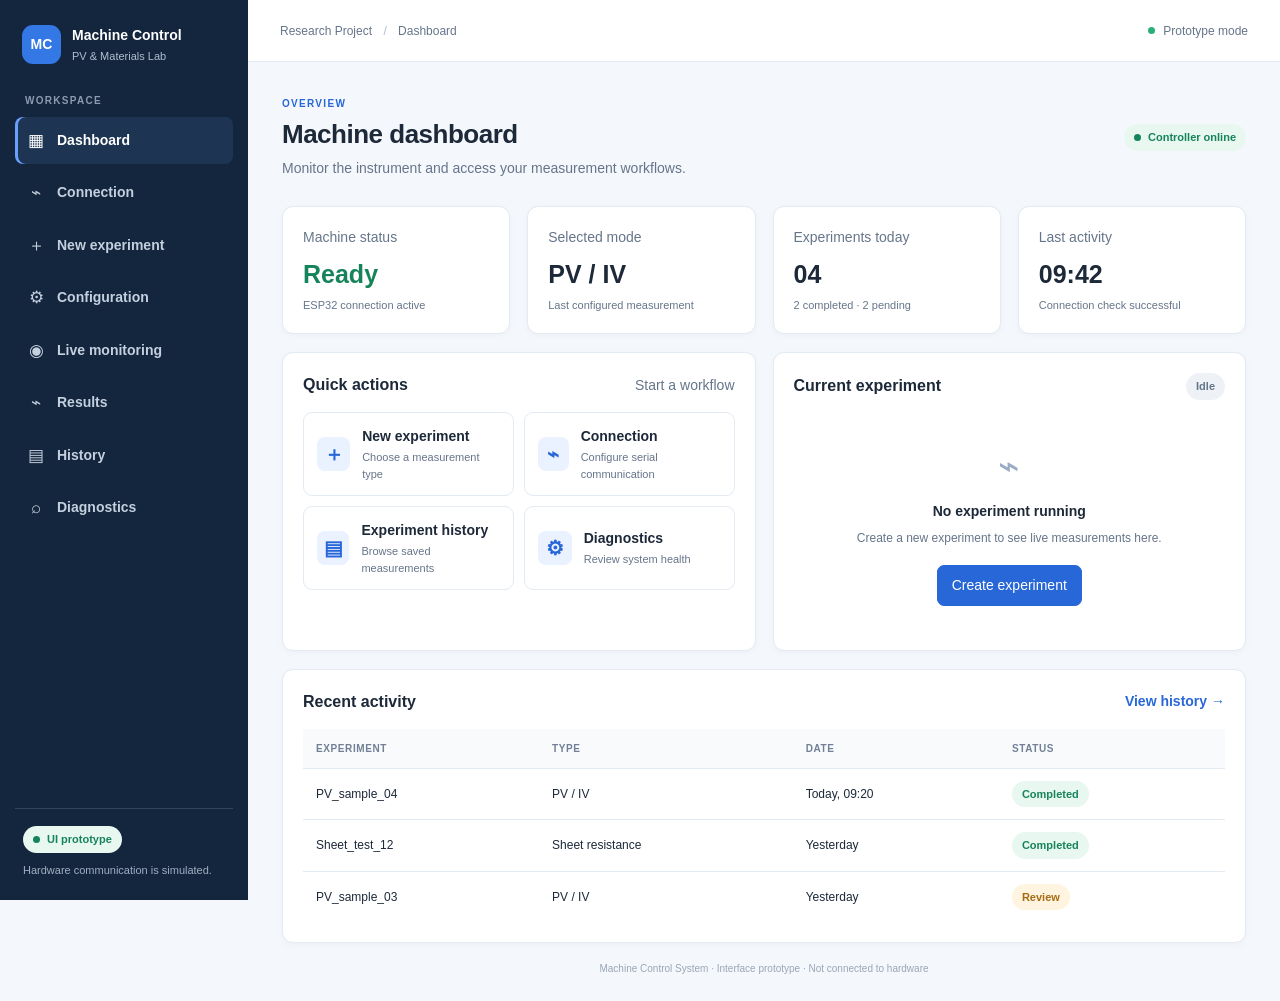
<file: index.html>
<!doctype html>
<html lang="en"><head><meta charset="utf-8"><meta name="viewport" content="width=device-width, initial-scale=1"><title>Dashboard | Machine Control</title><link rel="stylesheet" href="css/style.css"></head>
<body><div class="app-shell"><aside class="sidebar"><a class="brand" href="index.html"><span class="brand-mark">MC</span><span><strong>Machine Control</strong><small>PV & Materials Lab</small></span></a><div class="nav-caption">WORKSPACE</div><nav><a class="nav-link active" href="index.html"><span>▦</span>Dashboard</a><a class="nav-link " href="connection.html"><span>⌁</span>Connection</a><a class="nav-link " href="measurement-selection.html"><span>＋</span>New experiment</a><a class="nav-link " href="machine-configuration.html"><span>⚙</span>Configuration</a><a class="nav-link " href="live-monitoring.html"><span>◉</span>Live monitoring</a><a class="nav-link " href="results-analysis.html"><span>⌁</span>Results</a><a class="nav-link " href="experiment-history.html"><span>▤</span>History</a><a class="nav-link " href="system-diagnostics.html"><span>⌕</span>Diagnostics</a></nav><div class="sidebar-bottom"><span class="status good"><i></i> UI prototype</span><small>Hardware communication is simulated.</small></div></aside>
<main class="main"><header class="topbar"><div class="mobile-brand">MACHINE CONTROL</div><div class="crumb">Research Project <span>/</span> Dashboard</div><div class="top-actions"><span class="top-dot"></span><span>Prototype mode</span></div></header><div class="content">
<section class="page-head"><div><p class="eyebrow">OVERVIEW</p><h1>Machine dashboard</h1><p class="muted">Monitor the instrument and access your measurement workflows.</p></div><span class="status good"><i></i> Controller online</span></section>
<div class="grid stats">
  <article class="panel stat"><span class="muted">Machine status</span><strong class="green">Ready</strong><small>ESP32 connection active</small></article>
  <article class="panel stat"><span class="muted">Selected mode</span><strong>PV / IV</strong><small>Last configured measurement</small></article>
  <article class="panel stat"><span class="muted">Experiments today</span><strong>04</strong><small>2 completed · 2 pending</small></article>
  <article class="panel stat"><span class="muted">Last activity</span><strong>09:42</strong><small>Connection check successful</small></article>
</div>
<div class="grid two">
  <article class="panel"><div class="panel-title"><h2>Quick actions</h2><span class="muted">Start a workflow</span></div><div class="action-grid">
    <a class="action" href="measurement-selection.html"><b>＋</b><span><strong>New experiment</strong><small>Choose a measurement type</small></span></a>
    <a class="action" href="connection.html"><b>⌁</b><span><strong>Connection</strong><small>Configure serial communication</small></span></a>
    <a class="action" href="experiment-history.html"><b>▤</b><span><strong>Experiment history</strong><small>Browse saved measurements</small></span></a>
    <a class="action" href="system-diagnostics.html"><b>⚙</b><span><strong>Diagnostics</strong><small>Review system health</small></span></a>
  </div></article>
  <article class="panel"><div class="panel-title"><h2>Current experiment</h2><span class="status neutral">Idle</span></div><div class="empty-state"><div class="empty-icon">⌁</div><strong>No experiment running</strong><p class="muted">Create a new experiment to see live measurements here.</p><a class="btn primary" href="measurement-selection.html">Create experiment</a></div></article>
</div>
<article class="panel"><div class="panel-title"><h2>Recent activity</h2><a href="experiment-history.html">View history →</a></div><div class="table-wrap"><table><thead><tr><th>Experiment</th><th>Type</th><th>Date</th><th>Status</th></tr></thead><tbody><tr><td>PV_sample_04</td><td>PV / IV</td><td>Today, 09:20</td><td><span class="status good">Completed</span></td></tr><tr><td>Sheet_test_12</td><td>Sheet resistance</td><td>Yesterday</td><td><span class="status good">Completed</span></td></tr><tr><td>PV_sample_03</td><td>PV / IV</td><td>Yesterday</td><td><span class="status warning">Review</span></td></tr></tbody></table></div></article>
<footer>Machine Control System · Interface prototype · Not connected to hardware</footer></div></main></div><script src="js/main.js"></script></body></html>
</file>
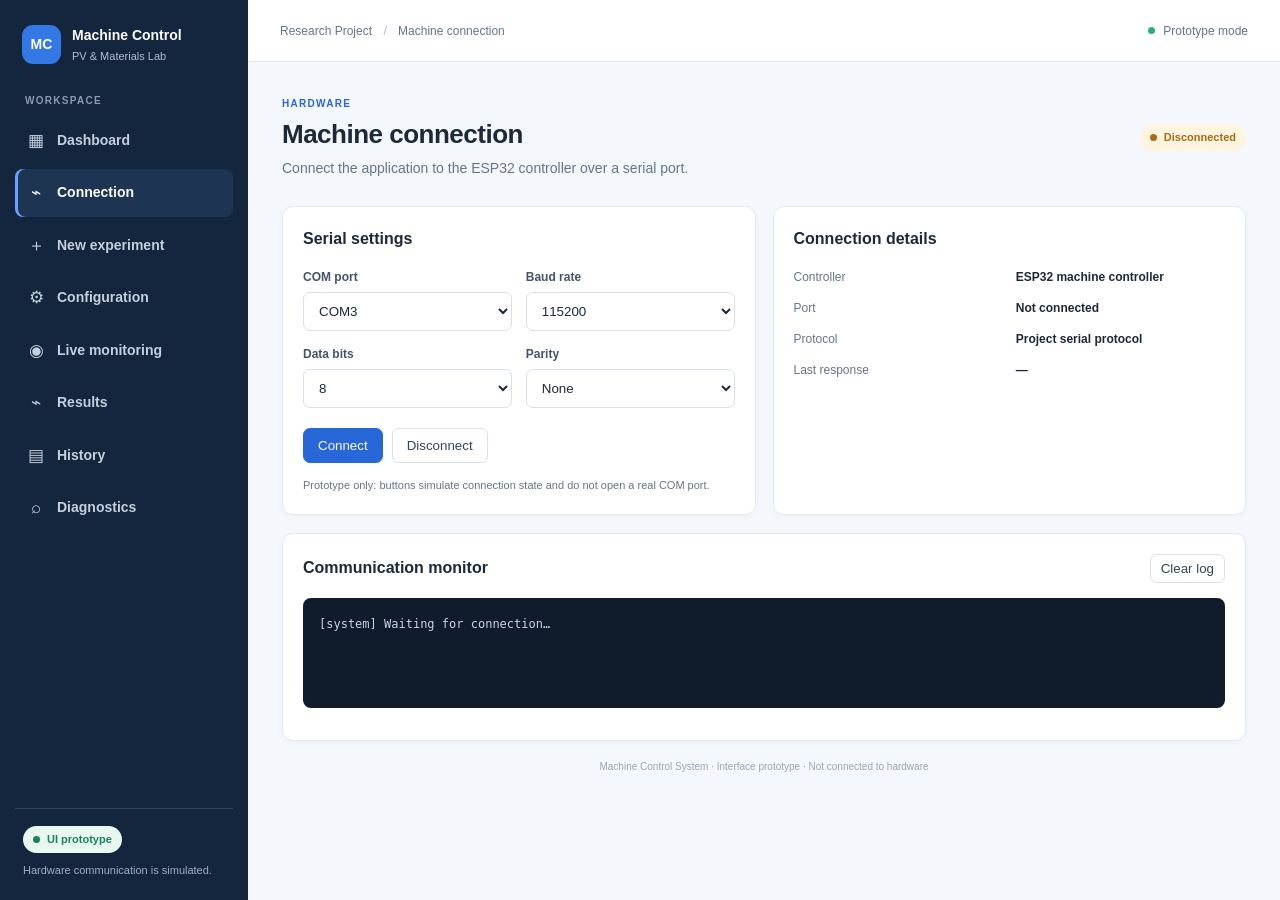
<file: connection.html>
<!doctype html>
<html lang="en"><head><meta charset="utf-8"><meta name="viewport" content="width=device-width, initial-scale=1"><title>Machine connection | Machine Control</title><link rel="stylesheet" href="css/style.css"></head>
<body><div class="app-shell"><aside class="sidebar"><a class="brand" href="index.html"><span class="brand-mark">MC</span><span><strong>Machine Control</strong><small>PV & Materials Lab</small></span></a><div class="nav-caption">WORKSPACE</div><nav><a class="nav-link " href="index.html"><span>▦</span>Dashboard</a><a class="nav-link active" href="connection.html"><span>⌁</span>Connection</a><a class="nav-link " href="measurement-selection.html"><span>＋</span>New experiment</a><a class="nav-link " href="machine-configuration.html"><span>⚙</span>Configuration</a><a class="nav-link " href="live-monitoring.html"><span>◉</span>Live monitoring</a><a class="nav-link " href="results-analysis.html"><span>⌁</span>Results</a><a class="nav-link " href="experiment-history.html"><span>▤</span>History</a><a class="nav-link " href="system-diagnostics.html"><span>⌕</span>Diagnostics</a></nav><div class="sidebar-bottom"><span class="status good"><i></i> UI prototype</span><small>Hardware communication is simulated.</small></div></aside>
<main class="main"><header class="topbar"><div class="mobile-brand">MACHINE CONTROL</div><div class="crumb">Research Project <span>/</span> Machine connection</div><div class="top-actions"><span class="top-dot"></span><span>Prototype mode</span></div></header><div class="content">
<section class="page-head"><div><p class="eyebrow">HARDWARE</p><h1>Machine connection</h1><p class="muted">Connect the application to the ESP32 controller over a serial port.</p></div><span class="status warning" id="connectionStatus"><i></i> Disconnected</span></section>
<div class="grid two"><article class="panel"><h2>Serial settings</h2><div class="form-grid"><label>COM port<select><option>COM3</option><option>COM4</option><option>COM5</option></select></label><label>Baud rate<select><option>115200</option><option>9600</option><option>57600</option></select></label><label>Data bits<select><option>8</option></select></label><label>Parity<select><option>None</option><option>Even</option><option>Odd</option></select></label></div><div class="button-row"><button class="btn primary" id="connectBtn">Connect</button><button class="btn" id="disconnectBtn">Disconnect</button></div><p class="hint">Prototype only: buttons simulate connection state and do not open a real COM port.</p></article>
<article class="panel"><h2>Connection details</h2><dl class="details"><dt>Controller</dt><dd>ESP32 machine controller</dd><dt>Port</dt><dd id="portValue">Not connected</dd><dt>Protocol</dt><dd>Project serial protocol</dd><dt>Last response</dt><dd id="lastResponse">—</dd></dl></article></div>
<article class="panel"><div class="panel-title"><h2>Communication monitor</h2><button class="btn small" id="clearLog">Clear log</button></div><pre class="terminal" id="serialLog">[system] Waiting for connection…</pre></article>
<footer>Machine Control System · Interface prototype · Not connected to hardware</footer></div></main></div><script src="js/main.js"></script></body></html>
</file>
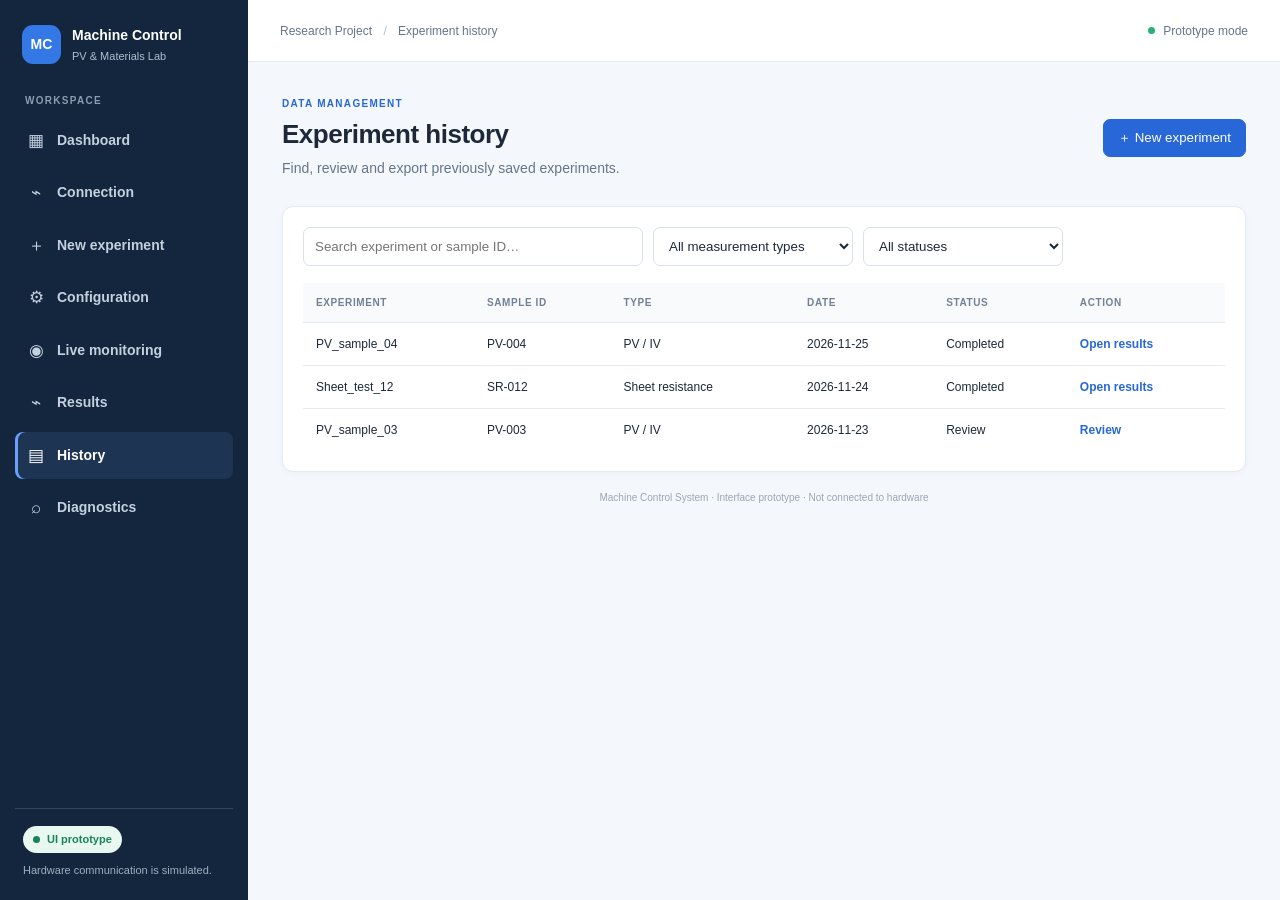
<file: experiment-history.html>
<!doctype html>
<html lang="en"><head><meta charset="utf-8"><meta name="viewport" content="width=device-width, initial-scale=1"><title>Experiment history | Machine Control</title><link rel="stylesheet" href="css/style.css"></head>
<body><div class="app-shell"><aside class="sidebar"><a class="brand" href="index.html"><span class="brand-mark">MC</span><span><strong>Machine Control</strong><small>PV & Materials Lab</small></span></a><div class="nav-caption">WORKSPACE</div><nav><a class="nav-link " href="index.html"><span>▦</span>Dashboard</a><a class="nav-link " href="connection.html"><span>⌁</span>Connection</a><a class="nav-link " href="measurement-selection.html"><span>＋</span>New experiment</a><a class="nav-link " href="machine-configuration.html"><span>⚙</span>Configuration</a><a class="nav-link " href="live-monitoring.html"><span>◉</span>Live monitoring</a><a class="nav-link " href="results-analysis.html"><span>⌁</span>Results</a><a class="nav-link active" href="experiment-history.html"><span>▤</span>History</a><a class="nav-link " href="system-diagnostics.html"><span>⌕</span>Diagnostics</a></nav><div class="sidebar-bottom"><span class="status good"><i></i> UI prototype</span><small>Hardware communication is simulated.</small></div></aside>
<main class="main"><header class="topbar"><div class="mobile-brand">MACHINE CONTROL</div><div class="crumb">Research Project <span>/</span> Experiment history</div><div class="top-actions"><span class="top-dot"></span><span>Prototype mode</span></div></header><div class="content">
<section class="page-head"><div><p class="eyebrow">DATA MANAGEMENT</p><h1>Experiment history</h1><p class="muted">Find, review and export previously saved experiments.</p></div><button class="btn primary" onclick="location.href='measurement-selection.html'">＋ New experiment</button></section>
<article class="panel"><div class="filter-row"><input id="historySearch" placeholder="Search experiment or sample ID…"><select id="typeFilter"><option value="">All measurement types</option><option>PV / IV</option><option>Sheet resistance</option></select><select><option>All statuses</option><option>Completed</option><option>Review</option></select></div><div class="table-wrap"><table id="historyTable"><thead><tr><th>Experiment</th><th>Sample ID</th><th>Type</th><th>Date</th><th>Status</th><th>Action</th></tr></thead><tbody><tr><td>PV_sample_04</td><td>PV-004</td><td>PV / IV</td><td>2026-11-25</td><td>Completed</td><td><a href="results-analysis.html">Open results</a></td></tr><tr><td>Sheet_test_12</td><td>SR-012</td><td>Sheet resistance</td><td>2026-11-24</td><td>Completed</td><td><a href="results-analysis.html">Open results</a></td></tr><tr><td>PV_sample_03</td><td>PV-003</td><td>PV / IV</td><td>2026-11-23</td><td>Review</td><td><a href="results-analysis.html">Review</a></td></tr></tbody></table></div></article>
<footer>Machine Control System · Interface prototype · Not connected to hardware</footer></div></main></div><script src="js/main.js"></script></body></html>
</file>
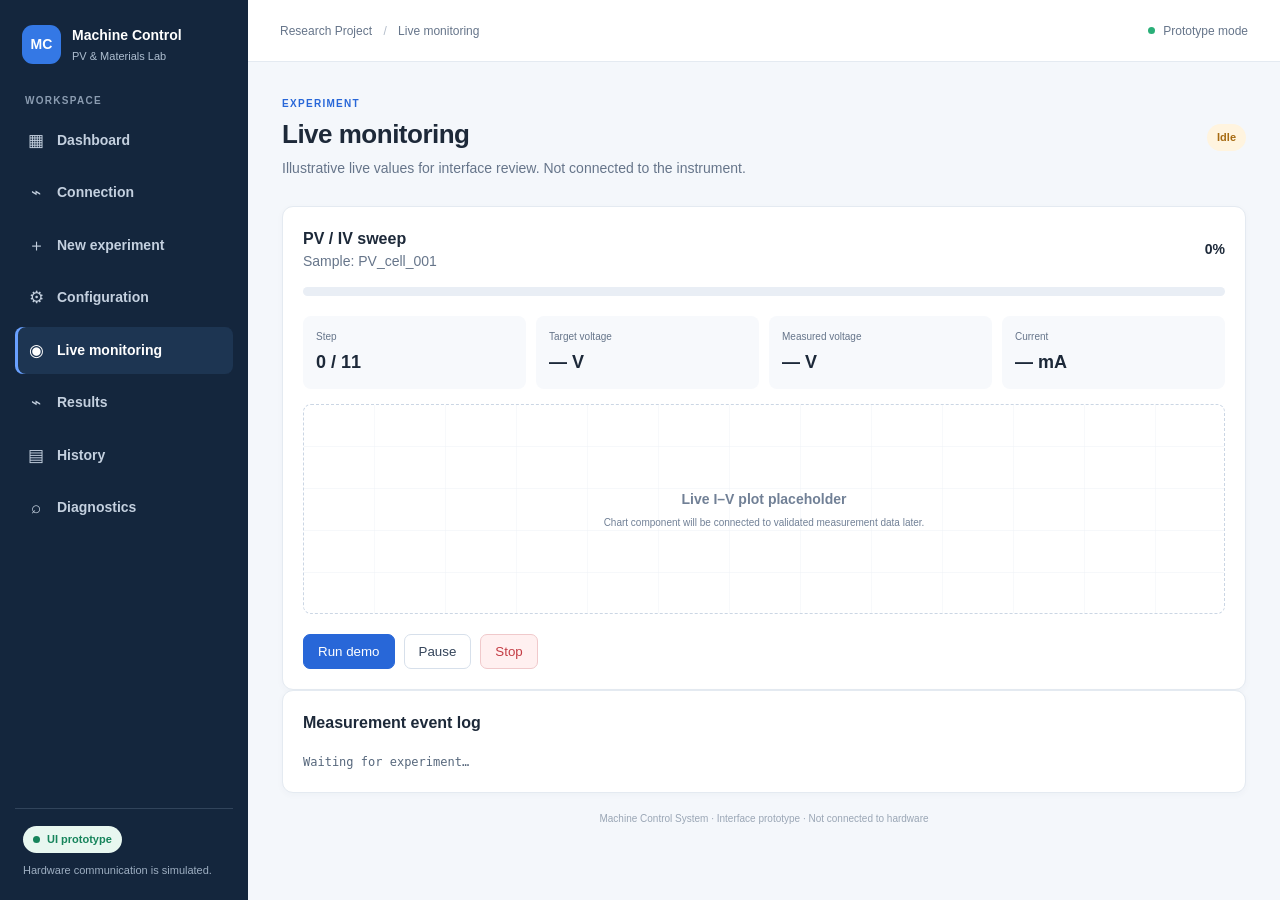
<file: live-monitoring.html>
<!doctype html>
<html lang="en"><head><meta charset="utf-8"><meta name="viewport" content="width=device-width, initial-scale=1"><title>Live monitoring | Machine Control</title><link rel="stylesheet" href="css/style.css"></head>
<body><div class="app-shell"><aside class="sidebar"><a class="brand" href="index.html"><span class="brand-mark">MC</span><span><strong>Machine Control</strong><small>PV & Materials Lab</small></span></a><div class="nav-caption">WORKSPACE</div><nav><a class="nav-link " href="index.html"><span>▦</span>Dashboard</a><a class="nav-link " href="connection.html"><span>⌁</span>Connection</a><a class="nav-link " href="measurement-selection.html"><span>＋</span>New experiment</a><a class="nav-link " href="machine-configuration.html"><span>⚙</span>Configuration</a><a class="nav-link active" href="live-monitoring.html"><span>◉</span>Live monitoring</a><a class="nav-link " href="results-analysis.html"><span>⌁</span>Results</a><a class="nav-link " href="experiment-history.html"><span>▤</span>History</a><a class="nav-link " href="system-diagnostics.html"><span>⌕</span>Diagnostics</a></nav><div class="sidebar-bottom"><span class="status good"><i></i> UI prototype</span><small>Hardware communication is simulated.</small></div></aside>
<main class="main"><header class="topbar"><div class="mobile-brand">MACHINE CONTROL</div><div class="crumb">Research Project <span>/</span> Live monitoring</div><div class="top-actions"><span class="top-dot"></span><span>Prototype mode</span></div></header><div class="content">
<section class="page-head"><div><p class="eyebrow">EXPERIMENT</p><h1>Live monitoring</h1><p class="muted">Illustrative live values for interface review. Not connected to the instrument.</p></div><span class="status warning" id="runStatus">Idle</span></section>
<div class="panel"><div class="panel-title"><div><h2>PV / IV sweep</h2><span class="muted">Sample: PV_cell_001</span></div><strong id="progressText">0%</strong></div><div class="progress"><span id="progressBar"></span></div><div class="metric-grid"><div class="metric"><small>Step</small><strong id="stepVal">0 / 11</strong></div><div class="metric"><small>Target voltage</small><strong id="targetVal">— V</strong></div><div class="metric"><small>Measured voltage</small><strong id="measuredVal">— V</strong></div><div class="metric"><small>Current</small><strong id="currentVal">— mA</strong></div></div><div class="chart-placeholder"><div class="chart-lines"></div><span>Live I–V plot placeholder</span><small>Chart component will be connected to validated measurement data later.</small></div><div class="button-row"><button class="btn primary" id="runDemo">Run demo</button><button class="btn" id="pauseDemo">Pause</button><button class="btn danger" id="stopDemo">Stop</button></div></div>
<div class="panel"><h2>Measurement event log</h2><div id="eventLog" class="event-log">Waiting for experiment…</div></div>
<footer>Machine Control System · Interface prototype · Not connected to hardware</footer></div></main></div><script src="js/main.js"></script></body></html>
</file>
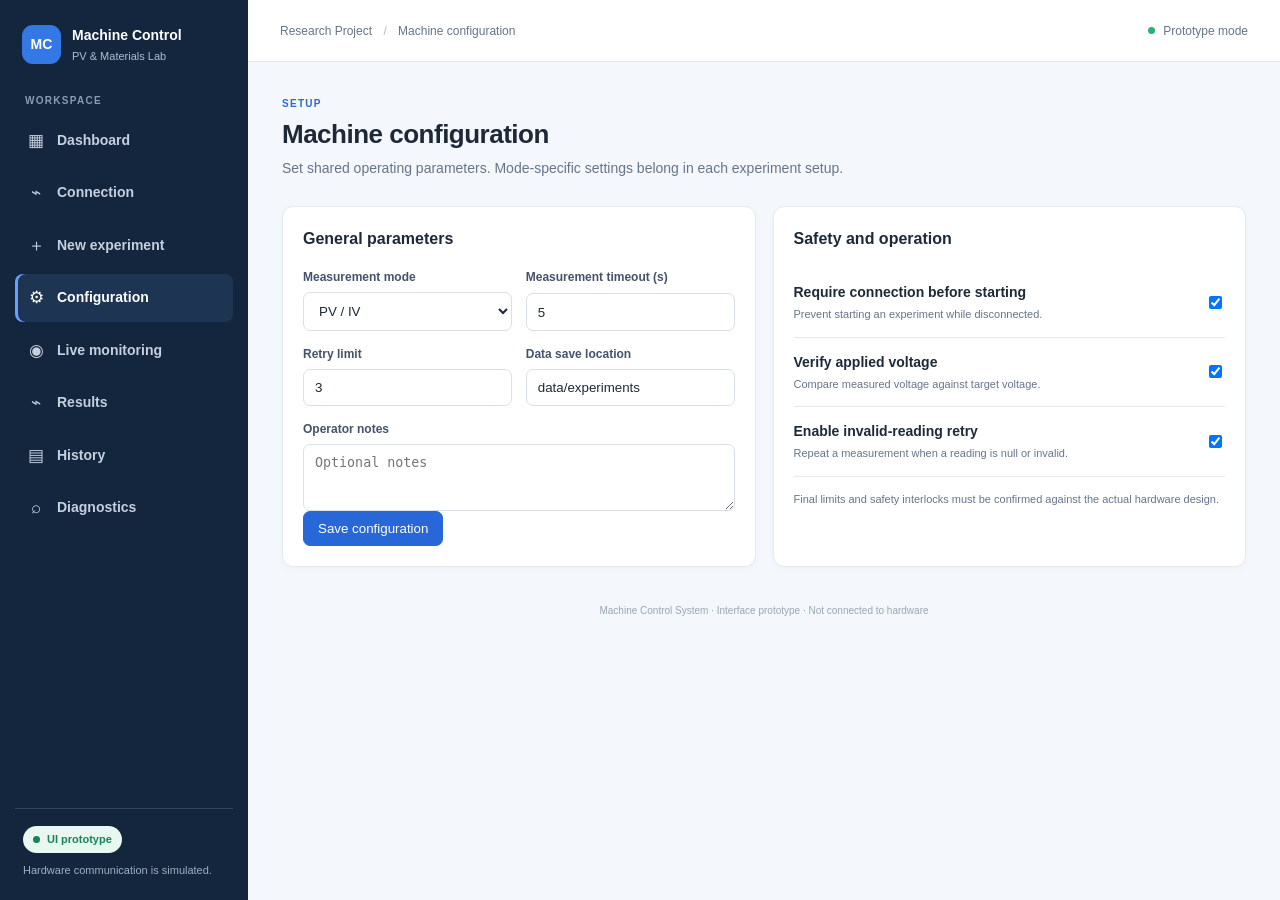
<file: machine-configuration.html>
<!doctype html>
<html lang="en"><head><meta charset="utf-8"><meta name="viewport" content="width=device-width, initial-scale=1"><title>Machine configuration | Machine Control</title><link rel="stylesheet" href="css/style.css"></head>
<body><div class="app-shell"><aside class="sidebar"><a class="brand" href="index.html"><span class="brand-mark">MC</span><span><strong>Machine Control</strong><small>PV & Materials Lab</small></span></a><div class="nav-caption">WORKSPACE</div><nav><a class="nav-link " href="index.html"><span>▦</span>Dashboard</a><a class="nav-link " href="connection.html"><span>⌁</span>Connection</a><a class="nav-link " href="measurement-selection.html"><span>＋</span>New experiment</a><a class="nav-link active" href="machine-configuration.html"><span>⚙</span>Configuration</a><a class="nav-link " href="live-monitoring.html"><span>◉</span>Live monitoring</a><a class="nav-link " href="results-analysis.html"><span>⌁</span>Results</a><a class="nav-link " href="experiment-history.html"><span>▤</span>History</a><a class="nav-link " href="system-diagnostics.html"><span>⌕</span>Diagnostics</a></nav><div class="sidebar-bottom"><span class="status good"><i></i> UI prototype</span><small>Hardware communication is simulated.</small></div></aside>
<main class="main"><header class="topbar"><div class="mobile-brand">MACHINE CONTROL</div><div class="crumb">Research Project <span>/</span> Machine configuration</div><div class="top-actions"><span class="top-dot"></span><span>Prototype mode</span></div></header><div class="content">
<section class="page-head"><div><p class="eyebrow">SETUP</p><h1>Machine configuration</h1><p class="muted">Set shared operating parameters. Mode-specific settings belong in each experiment setup.</p></div></section>
<div class="grid two"><article class="panel"><h2>General parameters</h2><div class="form-grid"><label>Measurement mode<select><option>PV / IV</option><option>Sheet resistance</option></select></label><label>Measurement timeout (s)<input type="number" value="5" min="1"></label><label>Retry limit<input type="number" value="3" min="0"></label><label>Data save location<input value="data/experiments"></label><label class="full">Operator notes<textarea rows="3" placeholder="Optional notes"></textarea></label></div><button class="btn primary" data-demo-save>Save configuration</button></article><article class="panel"><h2>Safety and operation</h2><div class="setting-row"><div><strong>Require connection before starting</strong><p class="muted">Prevent starting an experiment while disconnected.</p></div><input type="checkbox" checked></div><div class="setting-row"><div><strong>Verify applied voltage</strong><p class="muted">Compare measured voltage against target voltage.</p></div><input type="checkbox" checked></div><div class="setting-row"><div><strong>Enable invalid-reading retry</strong><p class="muted">Repeat a measurement when a reading is null or invalid.</p></div><input type="checkbox" checked></div><p class="hint">Final limits and safety interlocks must be confirmed against the actual hardware design.</p></article></div>
<footer>Machine Control System · Interface prototype · Not connected to hardware</footer></div></main></div><script src="js/main.js"></script></body></html>
</file>
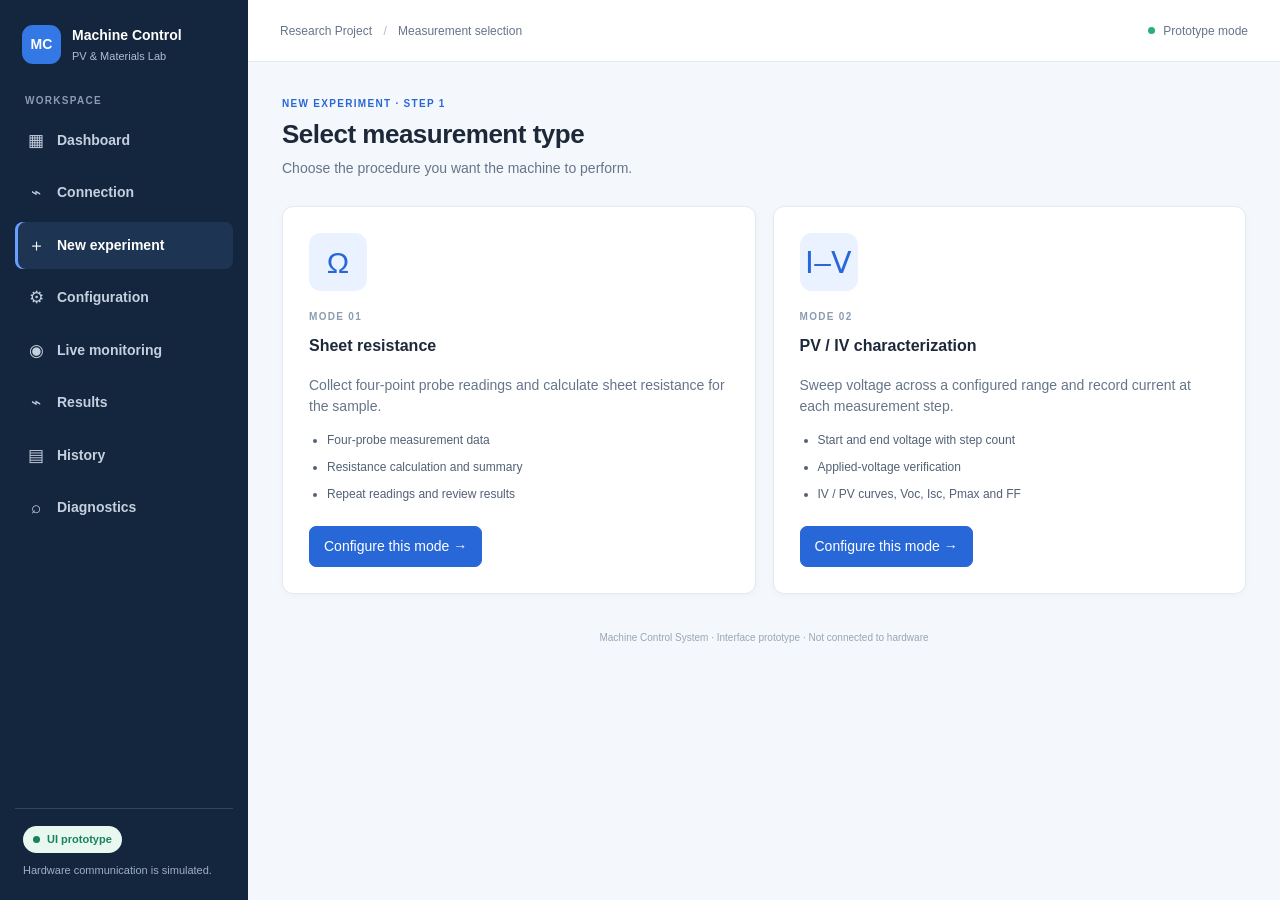
<file: measurement-selection.html>
<!doctype html>
<html lang="en"><head><meta charset="utf-8"><meta name="viewport" content="width=device-width, initial-scale=1"><title>Measurement selection | Machine Control</title><link rel="stylesheet" href="css/style.css"></head>
<body><div class="app-shell"><aside class="sidebar"><a class="brand" href="index.html"><span class="brand-mark">MC</span><span><strong>Machine Control</strong><small>PV & Materials Lab</small></span></a><div class="nav-caption">WORKSPACE</div><nav><a class="nav-link " href="index.html"><span>▦</span>Dashboard</a><a class="nav-link " href="connection.html"><span>⌁</span>Connection</a><a class="nav-link active" href="measurement-selection.html"><span>＋</span>New experiment</a><a class="nav-link " href="machine-configuration.html"><span>⚙</span>Configuration</a><a class="nav-link " href="live-monitoring.html"><span>◉</span>Live monitoring</a><a class="nav-link " href="results-analysis.html"><span>⌁</span>Results</a><a class="nav-link " href="experiment-history.html"><span>▤</span>History</a><a class="nav-link " href="system-diagnostics.html"><span>⌕</span>Diagnostics</a></nav><div class="sidebar-bottom"><span class="status good"><i></i> UI prototype</span><small>Hardware communication is simulated.</small></div></aside>
<main class="main"><header class="topbar"><div class="mobile-brand">MACHINE CONTROL</div><div class="crumb">Research Project <span>/</span> Measurement selection</div><div class="top-actions"><span class="top-dot"></span><span>Prototype mode</span></div></header><div class="content">
<section class="page-head"><div><p class="eyebrow">NEW EXPERIMENT · STEP 1</p><h1>Select measurement type</h1><p class="muted">Choose the procedure you want the machine to perform.</p></div></section>
<div class="grid two mode-cards">
<article class="panel mode-card"><div class="mode-symbol">Ω</div><p class="eyebrow">MODE 01</p><h2>Sheet resistance</h2><p>Collect four-point probe readings and calculate sheet resistance for the sample.</p><ul><li>Four-probe measurement data</li><li>Resistance calculation and summary</li><li>Repeat readings and review results</li></ul><a class="btn primary" href="sheet-resistance-setup.html">Configure this mode →</a></article>
<article class="panel mode-card"><div class="mode-symbol">Ⅰ–Ⅴ</div><p class="eyebrow">MODE 02</p><h2>PV / IV characterization</h2><p>Sweep voltage across a configured range and record current at each measurement step.</p><ul><li>Start and end voltage with step count</li><li>Applied-voltage verification</li><li>IV / PV curves, Voc, Isc, Pmax and FF</li></ul><a class="btn primary" href="pv-iv-setup.html">Configure this mode →</a></article></div>
<footer>Machine Control System · Interface prototype · Not connected to hardware</footer></div></main></div><script src="js/main.js"></script></body></html>
</file>
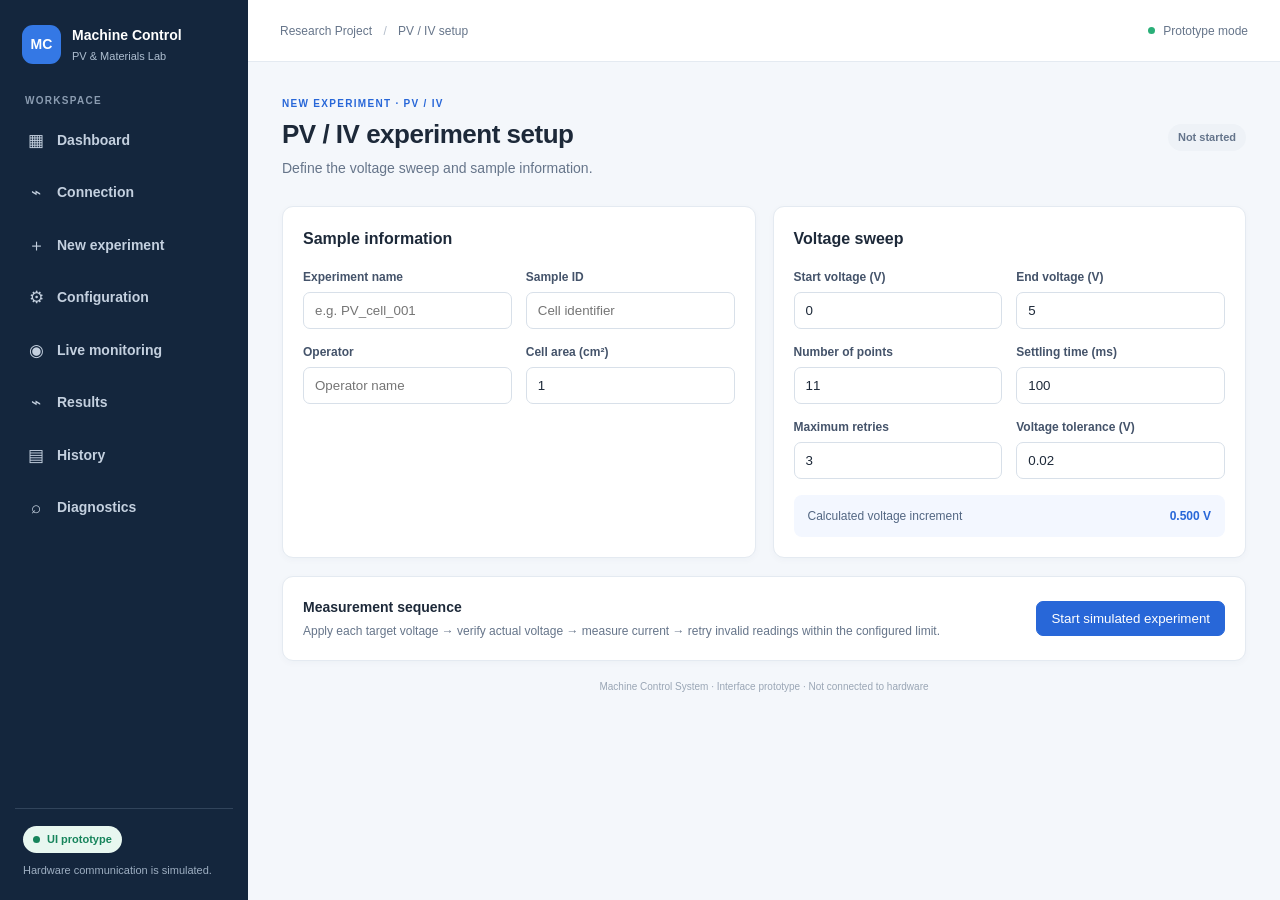
<file: pv-iv-setup.html>
<!doctype html>
<html lang="en"><head><meta charset="utf-8"><meta name="viewport" content="width=device-width, initial-scale=1"><title>PV / IV setup | Machine Control</title><link rel="stylesheet" href="css/style.css"></head>
<body><div class="app-shell"><aside class="sidebar"><a class="brand" href="index.html"><span class="brand-mark">MC</span><span><strong>Machine Control</strong><small>PV & Materials Lab</small></span></a><div class="nav-caption">WORKSPACE</div><nav><a class="nav-link " href="index.html"><span>▦</span>Dashboard</a><a class="nav-link " href="connection.html"><span>⌁</span>Connection</a><a class="nav-link " href="measurement-selection.html"><span>＋</span>New experiment</a><a class="nav-link " href="machine-configuration.html"><span>⚙</span>Configuration</a><a class="nav-link " href="live-monitoring.html"><span>◉</span>Live monitoring</a><a class="nav-link " href="results-analysis.html"><span>⌁</span>Results</a><a class="nav-link " href="experiment-history.html"><span>▤</span>History</a><a class="nav-link " href="system-diagnostics.html"><span>⌕</span>Diagnostics</a></nav><div class="sidebar-bottom"><span class="status good"><i></i> UI prototype</span><small>Hardware communication is simulated.</small></div></aside>
<main class="main"><header class="topbar"><div class="mobile-brand">MACHINE CONTROL</div><div class="crumb">Research Project <span>/</span> PV / IV setup</div><div class="top-actions"><span class="top-dot"></span><span>Prototype mode</span></div></header><div class="content">
<section class="page-head"><div><p class="eyebrow">NEW EXPERIMENT · PV / IV</p><h1>PV / IV experiment setup</h1><p class="muted">Define the voltage sweep and sample information.</p></div><span class="status neutral">Not started</span></section>
<div class="grid two"><article class="panel"><h2>Sample information</h2><div class="form-grid"><label>Experiment name<input placeholder="e.g. PV_cell_001"></label><label>Sample ID<input placeholder="Cell identifier"></label><label>Operator<input placeholder="Operator name"></label><label>Cell area (cm²)<input type="number" value="1" min="0" step="0.01"></label></div></article><article class="panel"><h2>Voltage sweep</h2><div class="form-grid"><label>Start voltage (V)<input id="startV" type="number" value="0" step="0.01"></label><label>End voltage (V)<input id="endV" type="number" value="5" step="0.01"></label><label>Number of points<input id="steps" type="number" value="11" min="2"></label><label>Settling time (ms)<input type="number" value="100" min="0"></label><label>Maximum retries<input type="number" value="3" min="0"></label><label>Voltage tolerance (V)<input type="number" value="0.02" min="0" step="0.001"></label></div><div class="calc-strip"><span>Calculated voltage increment</span><strong id="increment">0.500 V</strong></div></article></div>
<div class="panel footer-panel"><div><strong>Measurement sequence</strong><p class="muted">Apply each target voltage → verify actual voltage → measure current → retry invalid readings within the configured limit.</p></div><button class="btn primary" data-demo-start>Start simulated experiment</button></div>
<footer>Machine Control System · Interface prototype · Not connected to hardware</footer></div></main></div><script src="js/main.js"></script></body></html>
</file>
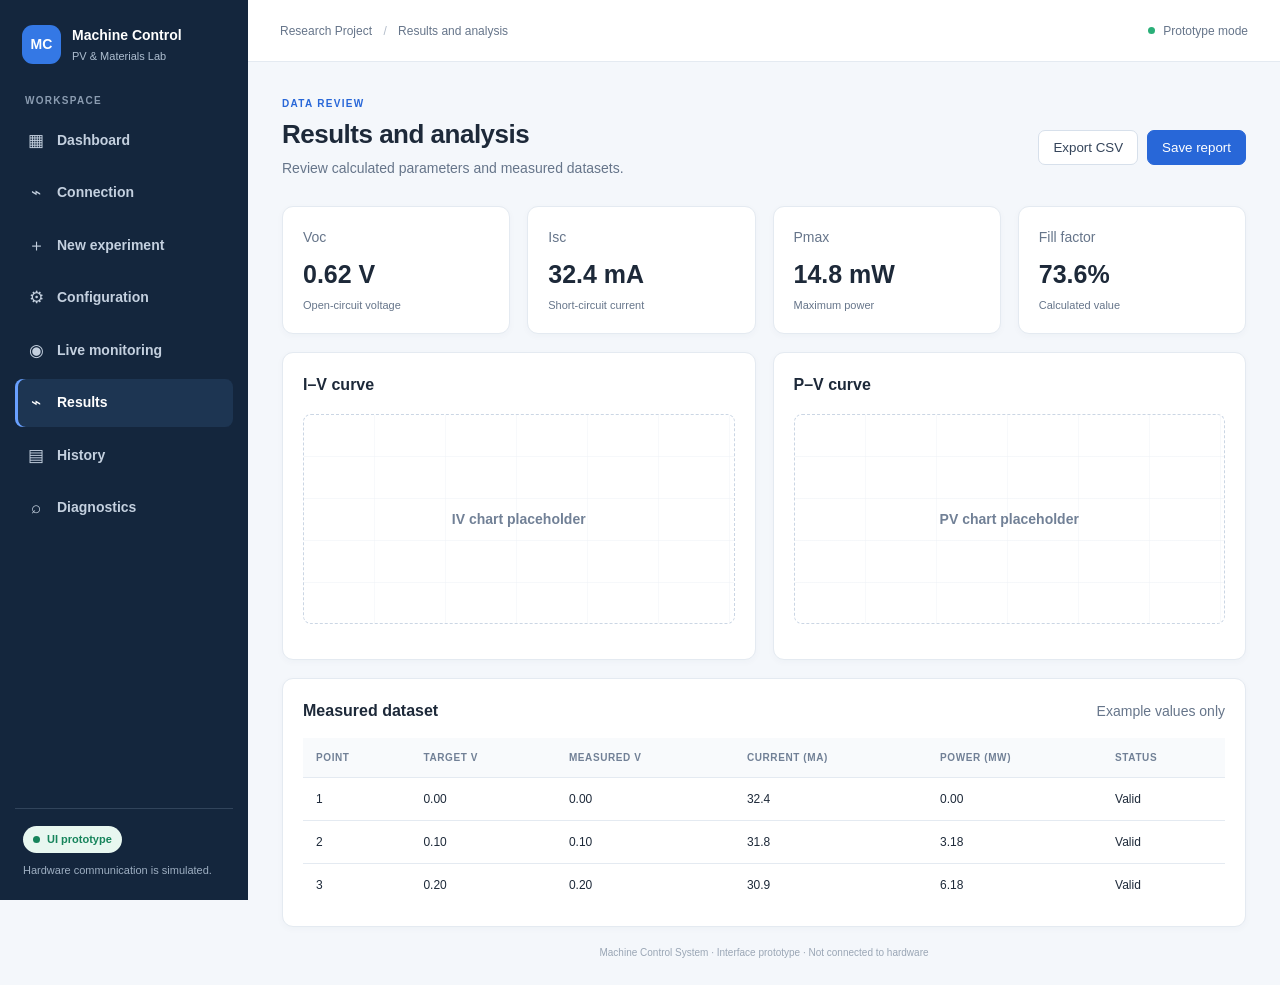
<file: results-analysis.html>
<!doctype html>
<html lang="en"><head><meta charset="utf-8"><meta name="viewport" content="width=device-width, initial-scale=1"><title>Results and analysis | Machine Control</title><link rel="stylesheet" href="css/style.css"></head>
<body><div class="app-shell"><aside class="sidebar"><a class="brand" href="index.html"><span class="brand-mark">MC</span><span><strong>Machine Control</strong><small>PV & Materials Lab</small></span></a><div class="nav-caption">WORKSPACE</div><nav><a class="nav-link " href="index.html"><span>▦</span>Dashboard</a><a class="nav-link " href="connection.html"><span>⌁</span>Connection</a><a class="nav-link " href="measurement-selection.html"><span>＋</span>New experiment</a><a class="nav-link " href="machine-configuration.html"><span>⚙</span>Configuration</a><a class="nav-link " href="live-monitoring.html"><span>◉</span>Live monitoring</a><a class="nav-link active" href="results-analysis.html"><span>⌁</span>Results</a><a class="nav-link " href="experiment-history.html"><span>▤</span>History</a><a class="nav-link " href="system-diagnostics.html"><span>⌕</span>Diagnostics</a></nav><div class="sidebar-bottom"><span class="status good"><i></i> UI prototype</span><small>Hardware communication is simulated.</small></div></aside>
<main class="main"><header class="topbar"><div class="mobile-brand">MACHINE CONTROL</div><div class="crumb">Research Project <span>/</span> Results and analysis</div><div class="top-actions"><span class="top-dot"></span><span>Prototype mode</span></div></header><div class="content">
<section class="page-head"><div><p class="eyebrow">DATA REVIEW</p><h1>Results and analysis</h1><p class="muted">Review calculated parameters and measured datasets.</p></div><div class="button-row"><button class="btn" data-demo-export>Export CSV</button><button class="btn primary" data-demo-save>Save report</button></div></section>
<div class="grid stats"><article class="panel stat"><span class="muted">Voc</span><strong>0.62 V</strong><small>Open-circuit voltage</small></article><article class="panel stat"><span class="muted">Isc</span><strong>32.4 mA</strong><small>Short-circuit current</small></article><article class="panel stat"><span class="muted">Pmax</span><strong>14.8 mW</strong><small>Maximum power</small></article><article class="panel stat"><span class="muted">Fill factor</span><strong>73.6%</strong><small>Calculated value</small></article></div>
<div class="grid two"><article class="panel"><h2>I–V curve</h2><div class="chart-placeholder"><div class="chart-lines"></div><span>IV chart placeholder</span></div></article><article class="panel"><h2>P–V curve</h2><div class="chart-placeholder"><div class="chart-lines"></div><span>PV chart placeholder</span></div></article></div>
<article class="panel"><div class="panel-title"><h2>Measured dataset</h2><span class="muted">Example values only</span></div><div class="table-wrap"><table><thead><tr><th>Point</th><th>Target V</th><th>Measured V</th><th>Current (mA)</th><th>Power (mW)</th><th>Status</th></tr></thead><tbody><tr><td>1</td><td>0.00</td><td>0.00</td><td>32.4</td><td>0.00</td><td>Valid</td></tr><tr><td>2</td><td>0.10</td><td>0.10</td><td>31.8</td><td>3.18</td><td>Valid</td></tr><tr><td>3</td><td>0.20</td><td>0.20</td><td>30.9</td><td>6.18</td><td>Valid</td></tr></tbody></table></div></article>
<footer>Machine Control System · Interface prototype · Not connected to hardware</footer></div></main></div><script src="js/main.js"></script></body></html>
</file>
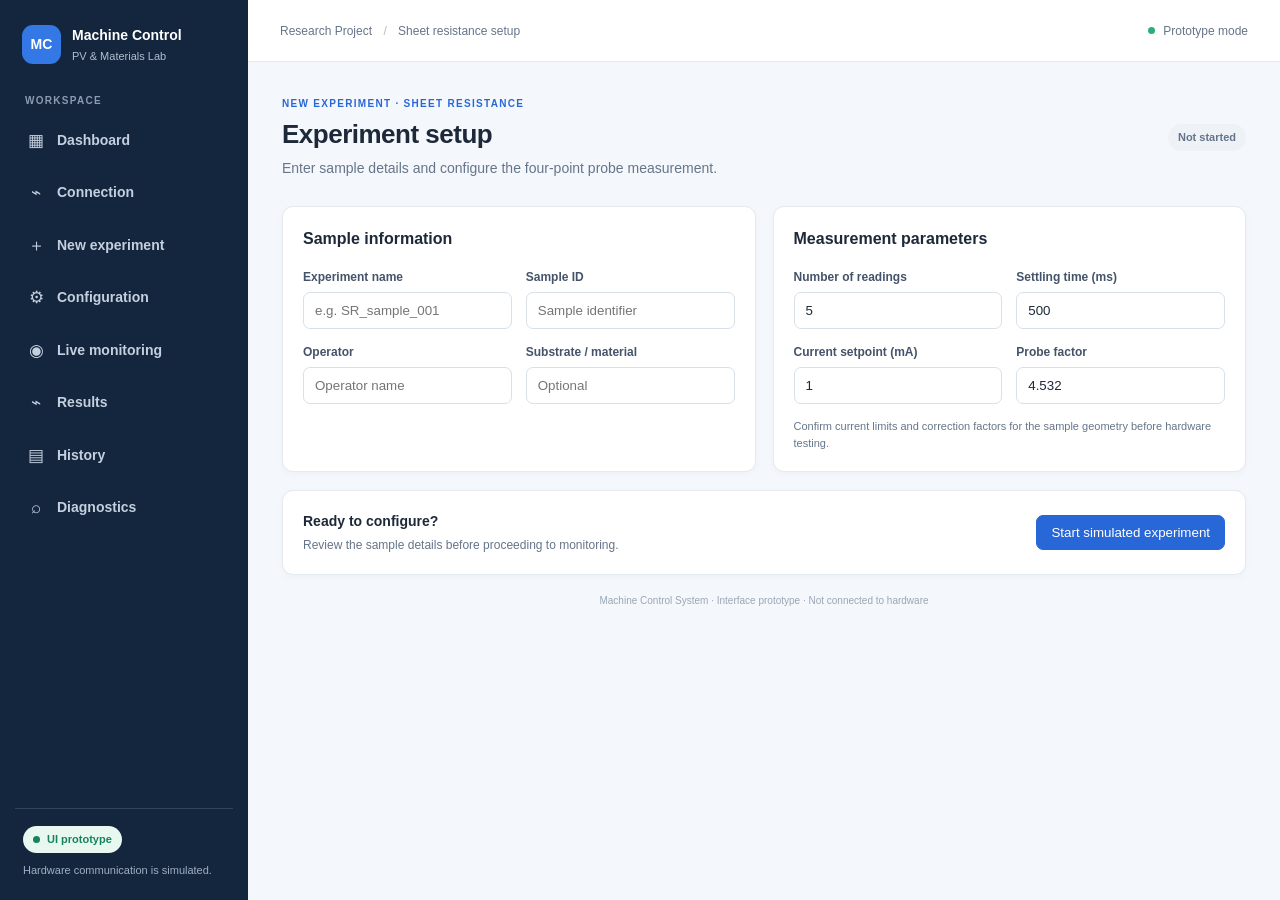
<file: sheet-resistance-setup.html>
<!doctype html>
<html lang="en"><head><meta charset="utf-8"><meta name="viewport" content="width=device-width, initial-scale=1"><title>Sheet resistance setup | Machine Control</title><link rel="stylesheet" href="css/style.css"></head>
<body><div class="app-shell"><aside class="sidebar"><a class="brand" href="index.html"><span class="brand-mark">MC</span><span><strong>Machine Control</strong><small>PV & Materials Lab</small></span></a><div class="nav-caption">WORKSPACE</div><nav><a class="nav-link " href="index.html"><span>▦</span>Dashboard</a><a class="nav-link " href="connection.html"><span>⌁</span>Connection</a><a class="nav-link " href="measurement-selection.html"><span>＋</span>New experiment</a><a class="nav-link " href="machine-configuration.html"><span>⚙</span>Configuration</a><a class="nav-link " href="live-monitoring.html"><span>◉</span>Live monitoring</a><a class="nav-link " href="results-analysis.html"><span>⌁</span>Results</a><a class="nav-link " href="experiment-history.html"><span>▤</span>History</a><a class="nav-link " href="system-diagnostics.html"><span>⌕</span>Diagnostics</a></nav><div class="sidebar-bottom"><span class="status good"><i></i> UI prototype</span><small>Hardware communication is simulated.</small></div></aside>
<main class="main"><header class="topbar"><div class="mobile-brand">MACHINE CONTROL</div><div class="crumb">Research Project <span>/</span> Sheet resistance setup</div><div class="top-actions"><span class="top-dot"></span><span>Prototype mode</span></div></header><div class="content">
<section class="page-head"><div><p class="eyebrow">NEW EXPERIMENT · SHEET RESISTANCE</p><h1>Experiment setup</h1><p class="muted">Enter sample details and configure the four-point probe measurement.</p></div><span class="status neutral">Not started</span></section>
<div class="grid two"><article class="panel"><h2>Sample information</h2><div class="form-grid"><label>Experiment name<input placeholder="e.g. SR_sample_001"></label><label>Sample ID<input placeholder="Sample identifier"></label><label>Operator<input placeholder="Operator name"></label><label>Substrate / material<input placeholder="Optional"></label></div></article><article class="panel"><h2>Measurement parameters</h2><div class="form-grid"><label>Number of readings<input type="number" value="5" min="1"></label><label>Settling time (ms)<input type="number" value="500" min="0"></label><label>Current setpoint (mA)<input type="number" value="1" step="0.1"></label><label>Probe factor<input type="number" value="4.532" step="0.001"></label></div><p class="hint">Confirm current limits and correction factors for the sample geometry before hardware testing.</p></article></div>
<div class="panel footer-panel"><div><strong>Ready to configure?</strong><p class="muted">Review the sample details before proceeding to monitoring.</p></div><button class="btn primary" data-demo-start>Start simulated experiment</button></div>
<footer>Machine Control System · Interface prototype · Not connected to hardware</footer></div></main></div><script src="js/main.js"></script></body></html>
</file>
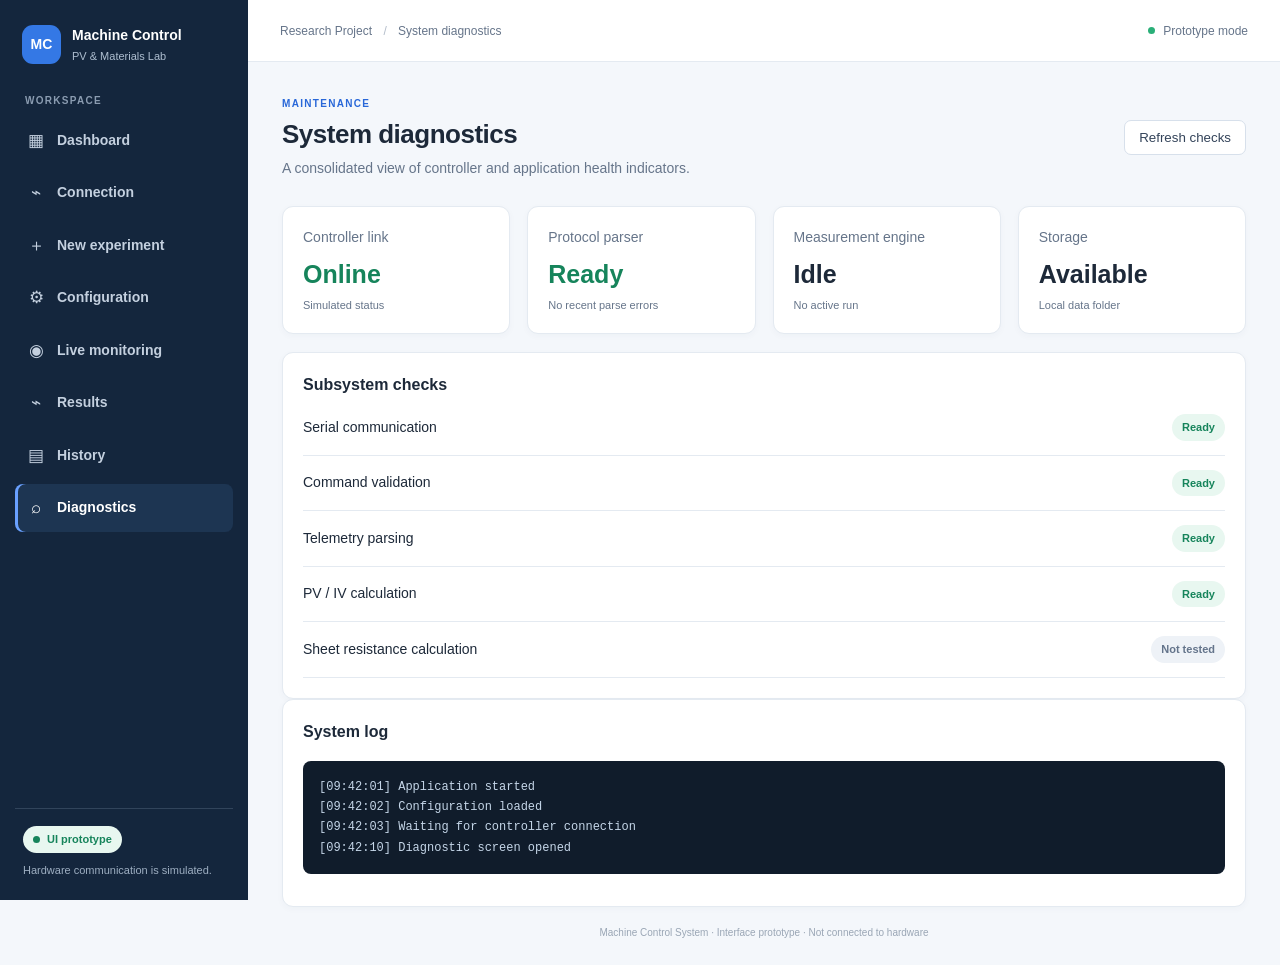
<file: system-diagnostics.html>
<!doctype html>
<html lang="en"><head><meta charset="utf-8"><meta name="viewport" content="width=device-width, initial-scale=1"><title>System diagnostics | Machine Control</title><link rel="stylesheet" href="css/style.css"></head>
<body><div class="app-shell"><aside class="sidebar"><a class="brand" href="index.html"><span class="brand-mark">MC</span><span><strong>Machine Control</strong><small>PV & Materials Lab</small></span></a><div class="nav-caption">WORKSPACE</div><nav><a class="nav-link " href="index.html"><span>▦</span>Dashboard</a><a class="nav-link " href="connection.html"><span>⌁</span>Connection</a><a class="nav-link " href="measurement-selection.html"><span>＋</span>New experiment</a><a class="nav-link " href="machine-configuration.html"><span>⚙</span>Configuration</a><a class="nav-link " href="live-monitoring.html"><span>◉</span>Live monitoring</a><a class="nav-link " href="results-analysis.html"><span>⌁</span>Results</a><a class="nav-link " href="experiment-history.html"><span>▤</span>History</a><a class="nav-link active" href="system-diagnostics.html"><span>⌕</span>Diagnostics</a></nav><div class="sidebar-bottom"><span class="status good"><i></i> UI prototype</span><small>Hardware communication is simulated.</small></div></aside>
<main class="main"><header class="topbar"><div class="mobile-brand">MACHINE CONTROL</div><div class="crumb">Research Project <span>/</span> System diagnostics</div><div class="top-actions"><span class="top-dot"></span><span>Prototype mode</span></div></header><div class="content">
<section class="page-head"><div><p class="eyebrow">MAINTENANCE</p><h1>System diagnostics</h1><p class="muted">A consolidated view of controller and application health indicators.</p></div><button class="btn" id="refreshDiagnostics">Refresh checks</button></section>
<div class="grid stats"><article class="panel stat"><span class="muted">Controller link</span><strong class="green">Online</strong><small>Simulated status</small></article><article class="panel stat"><span class="muted">Protocol parser</span><strong class="green">Ready</strong><small>No recent parse errors</small></article><article class="panel stat"><span class="muted">Measurement engine</span><strong>Idle</strong><small>No active run</small></article><article class="panel stat"><span class="muted">Storage</span><strong>Available</strong><small>Local data folder</small></article></div>
<article class="panel"><h2>Subsystem checks</h2><div class="diagnostic-list"><div><span>Serial communication</span><span class="status good">Ready</span></div><div><span>Command validation</span><span class="status good">Ready</span></div><div><span>Telemetry parsing</span><span class="status good">Ready</span></div><div><span>PV / IV calculation</span><span class="status good">Ready</span></div><div><span>Sheet resistance calculation</span><span class="status neutral">Not tested</span></div></div></article>
<article class="panel"><h2>System log</h2><pre class="terminal">[09:42:01] Application started
[09:42:02] Configuration loaded
[09:42:03] Waiting for controller connection
[09:42:10] Diagnostic screen opened</pre></article>
<footer>Machine Control System · Interface prototype · Not connected to hardware</footer></div></main></div><script src="js/main.js"></script></body></html>
</file>
<file: css/style.css>
:root{--navy:#14263d;--navy2:#1d3552;--blue:#2867d8;--blue2:#eaf1ff;--bg:#f4f7fb;--panel:#fff;--text:#1d2939;--muted:#66758a;--line:#e4eaf1;--green:#16845b;--red:#c43d45;--amber:#a76b12}
*{box-sizing:border-box}body{margin:0;background:var(--bg);color:var(--text);font:14px/1.5 Inter,Segoe UI,Arial,sans-serif}.app-shell{min-height:100vh}.sidebar{position:fixed;inset:0 auto 0 0;width:248px;background:var(--navy);color:#fff;padding:22px 15px;display:flex;flex-direction:column;z-index:2}.brand{display:flex;gap:11px;align-items:center;color:#fff;text-decoration:none;padding:3px 7px 28px}.brand-mark{width:39px;height:39px;border-radius:11px;background:#3478e5;display:grid;place-items:center;font-weight:800}.brand strong,.brand small{display:block}.brand small{color:#aebed0;font-size:11px;margin-top:2px}.nav-caption,.eyebrow{font-size:10px;font-weight:800;letter-spacing:1.3px;color:#8b9cb1}.nav-caption{padding:0 10px 9px}.sidebar nav{display:grid;gap:5px}.nav-link{display:flex;align-items:center;gap:12px;color:#c4d0df;text-decoration:none;padding:11px 12px;border-radius:8px;font-weight:550}.nav-link span{width:18px;text-align:center;font-size:17px}.nav-link:hover,.nav-link.active{background:var(--navy2);color:#fff}.nav-link.active{box-shadow:inset 3px 0 #69a0ff}.sidebar-bottom{margin-top:auto;border-top:1px solid #31445b;padding:17px 8px 0}.sidebar-bottom small{display:block;color:#9eafc2;font-size:11px;margin-top:9px}.main{margin-left:248px;min-height:100vh}.topbar{height:62px;background:#fff;border-bottom:1px solid var(--line);display:flex;align-items:center;justify-content:space-between;padding:0 32px}.crumb{color:var(--muted);font-size:12px}.crumb span{padding:0 8px;color:#b3bdca}.top-actions{font-size:12px;color:var(--muted);display:flex;align-items:center;gap:8px}.top-dot{width:7px;height:7px;background:#2aaf78;border-radius:50%}.mobile-brand{display:none}.content{max-width:1440px;margin:auto;padding:30px 34px 20px}.page-head{display:flex;justify-content:space-between;align-items:center;gap:20px;margin-bottom:23px}.page-head h1{font-size:26px;letter-spacing:-.5px;margin:4px 0}.page-head p{margin:4px 0}.page-head .eyebrow{color:var(--blue)}.muted{color:var(--muted)}h2{font-size:16px;margin:0 0 17px}p{margin-top:0}.grid{display:grid;gap:17px;margin-bottom:18px}.stats{grid-template-columns:repeat(4,minmax(0,1fr))}.two{grid-template-columns:repeat(2,minmax(0,1fr))}.panel{background:var(--panel);border:1px solid var(--line);border-radius:11px;padding:20px;box-shadow:0 2px 7px #1c355008}.stat{min-height:120px}.stat>span,.stat>strong,.stat>small{display:block}.stat strong{font-size:25px;margin:8px 0 3px}.stat small{color:var(--muted);font-size:11px}.green{color:var(--green)}.panel-title{display:flex;justify-content:space-between;align-items:center;gap:12px;margin-bottom:15px}.panel-title h2{margin:0}.panel-title a,.table-wrap a{color:var(--blue);text-decoration:none;font-weight:600}.status{display:inline-flex;align-items:center;gap:7px;border-radius:30px;padding:5px 10px;font-size:11px;font-weight:700;background:#f0f3f7;color:#64748b;white-space:nowrap}.status i{width:7px;height:7px;border-radius:50%;background:currentColor}.status.good{background:#e8f7f0;color:var(--green)}.status.warning{background:#fff4df;color:var(--amber)}.status.neutral{background:#eef2f7;color:#64748b}.action-grid{display:grid;grid-template-columns:1fr 1fr;gap:10px}.action{display:flex;align-items:center;gap:12px;border:1px solid var(--line);border-radius:9px;padding:13px;text-decoration:none;color:var(--text)}.action:hover{border-color:#9bb8ed;background:#f9fbff}.action>b{width:34px;height:34px;background:var(--blue2);color:var(--blue);display:grid;place-items:center;border-radius:8px;font-size:20px}.action strong,.action small{display:block}.action small{font-size:11px;color:var(--muted);margin-top:2px}.empty-state{text-align:center;padding:24px 10px}.empty-icon{font-size:36px;color:#9aacc4;margin-bottom:8px}.empty-state p{font-size:12px;margin:7px 0 18px}.btn{border:1px solid #d7e0eb;background:#fff;color:#34445a;border-radius:7px;padding:9px 14px;font:600 12px inherit;cursor:pointer;text-decoration:none;display:inline-flex;align-items:center;justify-content:center}.btn:hover{background:#f4f7fb}.btn.primary{background:var(--blue);border-color:var(--blue);color:#fff}.btn.danger{background:#fff0f0;color:var(--red);border-color:#f0c9cb}.btn.small{padding:6px 10px}.button-row{display:flex;gap:9px;margin-top:20px;flex-wrap:wrap}.form-grid{display:grid;grid-template-columns:1fr 1fr;gap:14px}.form-grid label{display:grid;gap:6px;font-size:12px;font-weight:650;color:#44536a}.form-grid .full{grid-column:1/-1}input,select,textarea{width:100%;border:1px solid #d8e0e9;border-radius:7px;padding:10px 11px;color:var(--text);background:#fff;font:13px inherit;outline:none}input:focus,select:focus,textarea:focus{border-color:#75a0ed;box-shadow:0 0 0 3px #2867d815}.hint{font-size:11px;color:var(--muted);margin:14px 0 0}.details{display:grid;grid-template-columns:1fr 1fr;gap:13px;font-size:12px}.details dt{color:var(--muted)}.details dd{margin:0;font-weight:650}.terminal{background:#101c2b;color:#c5d6e8;padding:16px;border-radius:8px;min-height:110px;white-space:pre-wrap;font:12px/1.7 Consolas,monospace}.table-wrap{overflow:auto}table{width:100%;border-collapse:collapse;text-align:left;font-size:12px}th{color:#718096;font-size:10px;text-transform:uppercase;letter-spacing:.6px;background:#f8fafc}td,th{padding:12px 13px;border-bottom:1px solid var(--line);white-space:nowrap}tbody tr:last-child td{border:0}.mode-card{padding:26px}.mode-symbol{font-size:30px;color:var(--blue);background:var(--blue2);width:58px;height:58px;border-radius:12px;display:grid;place-items:center;margin-bottom:18px}.mode-card p:not(.eyebrow){color:var(--muted);max-width:460px}.mode-card li{margin:9px 0;color:#526176;font-size:12px}.mode-card ul{padding-left:18px;margin-bottom:23px}.calc-strip{background:#f3f7ff;border-radius:8px;padding:12px 14px;display:flex;justify-content:space-between;margin-top:16px;color:#536783;font-size:12px}.calc-strip strong{color:var(--blue)}.footer-panel{display:flex;justify-content:space-between;align-items:center;gap:20px}.footer-panel p{margin:4px 0 0;font-size:12px}.setting-row,.diagnostic-list>div{display:flex;align-items:center;justify-content:space-between;gap:15px;padding:14px 0;border-bottom:1px solid var(--line)}.setting-row p{font-size:11px;margin:3px 0 0}.setting-row input{width:auto}.progress{height:9px;background:#e9eef5;border-radius:20px;overflow:hidden;margin:12px 0 20px}.progress span{display:block;height:100%;width:0;background:var(--blue);transition:width .25s}.metric-grid{display:grid;grid-template-columns:repeat(4,1fr);gap:10px}.metric{background:#f7f9fc;padding:13px;border-radius:8px}.metric small,.metric strong{display:block}.metric small{font-size:10px;color:var(--muted)}.metric strong{font-size:18px;margin-top:5px}.chart-placeholder{height:210px;border:1px dashed #cbd6e4;border-radius:8px;display:flex;flex-direction:column;align-items:center;justify-content:center;position:relative;overflow:hidden;color:#718096;margin:15px 0}.chart-placeholder span{z-index:1;font-weight:650}.chart-placeholder small{z-index:1;font-size:10px;margin-top:5px}.chart-lines{position:absolute;inset:0;background:repeating-linear-gradient(to bottom,transparent 0,transparent 41px,#edf1f6 42px),repeating-linear-gradient(to right,transparent 0,transparent 70px,#f0f3f7 71px)}.event-log{font:12px/1.7 Consolas,monospace;color:#56677c}.filter-row{display:flex;gap:10px;margin-bottom:17px}.filter-row input{max-width:340px}.filter-row select{max-width:200px}.diagnostic-list>div:first-child{padding-top:0}footer{text-align:center;color:#9aa6b5;font-size:10px;padding:18px 0 5px}
@media(max-width:1000px){.sidebar{width:210px}.main{margin-left:210px}.stats{grid-template-columns:repeat(2,1fr)}.content{padding:24px 20px}}
@media(max-width:700px){.sidebar{position:static;width:auto;padding:12px}.brand{padding:0 5px 12px}.sidebar nav{display:flex;overflow:auto}.nav-caption,.sidebar-bottom{display:none}.nav-link{white-space:nowrap;padding:8px}.main{margin:0}.topbar{height:45px;padding:0 15px}.crumb,.top-actions{display:none}.mobile-brand{display:block;font-size:11px;font-weight:800}.content{padding:20px 13px}.two,.stats{grid-template-columns:1fr}.page-head{align-items:flex-start;flex-direction:column}.form-grid{grid-template-columns:1fr}.form-grid .full{grid-column:auto}.action-grid{grid-template-columns:1fr}.metric-grid{grid-template-columns:1fr 1fr}.filter-row{flex-direction:column}.filter-row input,.filter-row select{max-width:none}.footer-panel{align-items:flex-start;flex-direction:column}}
</file>
